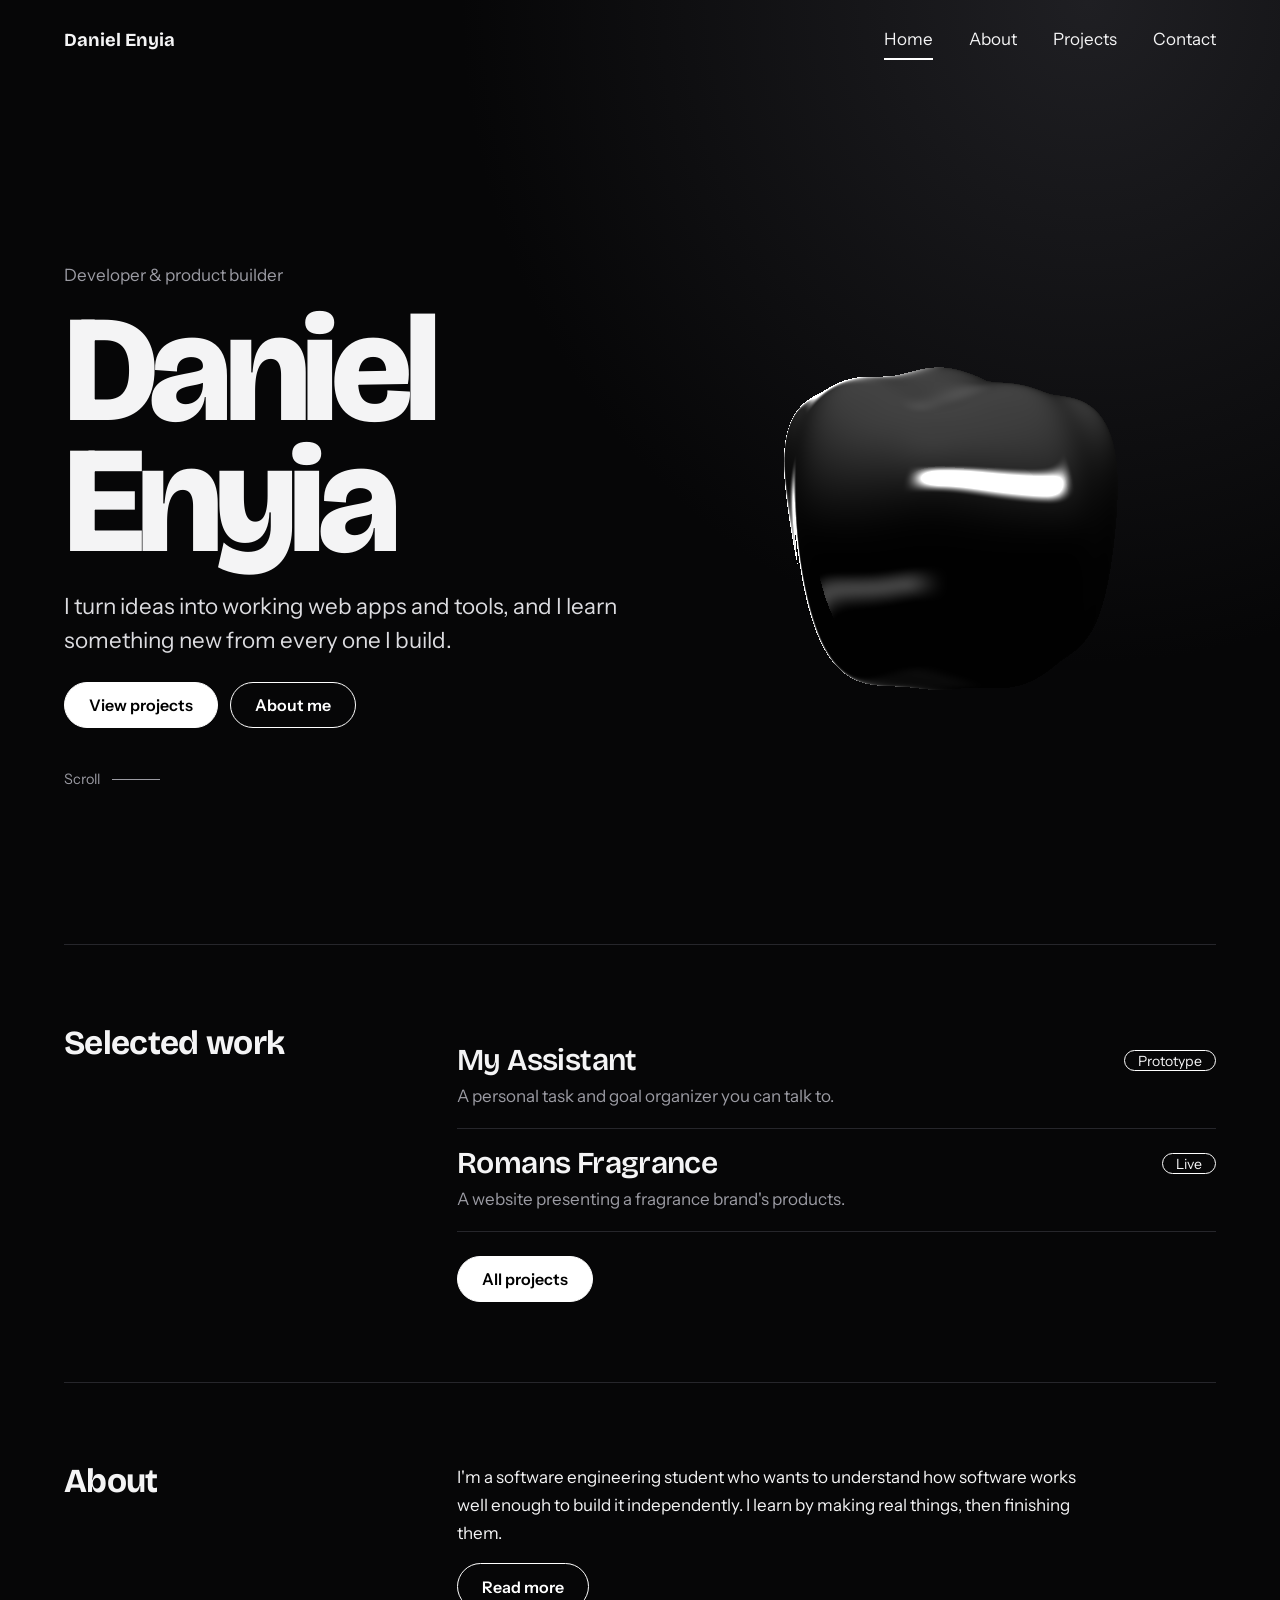
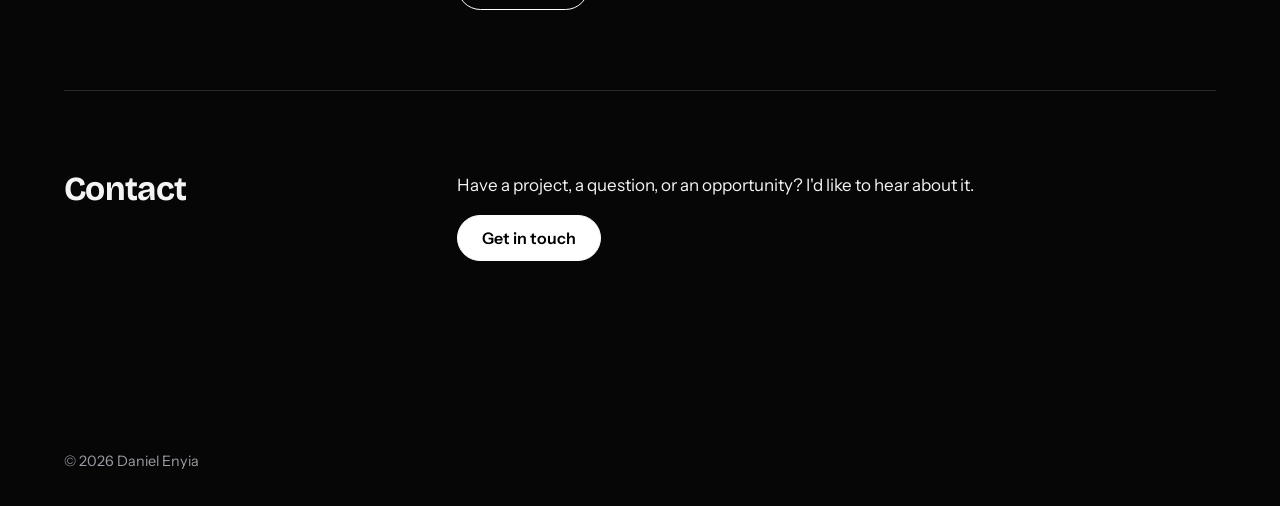
<file: index.html>
<!doctype html>
<html lang="en">
<head>
<meta charset="utf-8">
<meta name="viewport" content="width=device-width, initial-scale=1">
<title>Daniel Enyia | Developer & Product Builder</title>
<meta name="description" content="Daniel Enyia is a developer and product builder in Nigeria. Explore his projects, background, and contact details.">
<link rel="canonical" href="https://daniel-enyia.tech/">
<meta property="og:title" content="Daniel Enyia | Developer & Product Builder">
<meta property="og:description" content="Daniel Enyia is a developer and product builder in Nigeria. Explore his projects, background, and contact details.">
<meta property="og:type" content="website">
<meta property="og:url" content="https://daniel-enyia.tech/">
<meta name="twitter:card" content="summary">
<meta name="theme-color" content="#060607">
<link rel="icon" href="data:image/svg+xml,%3Csvg xmlns='http://www.w3.org/2000/svg' viewBox='0 0 100 100'%3E%3Crect width='100' height='100' rx='20' fill='%23060607'/%3E%3Ctext x='50' y='70' font-size='62' text-anchor='middle' fill='white' font-family='sans-serif' font-weight='800'%3ED%3C/text%3E%3C/svg%3E">
<link rel="preconnect" href="https://fonts.googleapis.com">
<link rel="preconnect" href="https://fonts.gstatic.com" crossorigin>
<link rel="stylesheet" href="https://fonts.googleapis.com/css2?family=Bricolage+Grotesque:opsz,wdth,wght@12..96,75..100,200..800&family=Instrument+Sans:wght@400;600&display=swap">
<link rel="stylesheet" href="style.css">
<script src="app.js" defer></script>
</head>
<body>
<a class="skip" href="#main">Skip to content</a>
<header>
  <a class="logo" href="index.html">Daniel Enyia</a>
  <button id="menu" type="button" aria-expanded="false" aria-controls="nav">Menu</button>
  <nav id="nav" aria-label="Main">
    <a href="index.html" aria-current="page">Home</a><a href="about.html">About</a><a href="projects.html">Projects</a><a href="contact.html">Contact</a>
  </nav>
</header>
<main id="main">
  <section class="hero" aria-labelledby="h">
    <div class="stage" aria-hidden="true"><canvas id="gl"></canvas></div>
    <div>
      <p class="mut">Developer &amp; product builder</p>
      <h1 id="h">Daniel Enyia</h1>
      <p class="lead">I turn ideas into working web apps and tools, and I learn something new from every one I build.</p>
      <div class="row"><a class="btn main" href="projects.html">View projects</a><a class="btn" href="about.html">About me</a></div>
      <a class="cue" href="#selected">Scroll</a>
    </div>
  </section>
  <section class="band" id="selected" aria-labelledby="sel">
    <h2 id="sel">Selected work</h2>
    <div>
      <ul class="plist">
        <li><a href="projects.html#my-assistant"><strong>My Assistant</strong><span class="tag">Prototype</span><span class="mut">A personal task and goal organizer you can talk to.</span></a></li>
        <li><a href="projects.html#romans-fragrance"><strong>Romans Fragrance</strong><span class="tag">Live</span><span class="mut">A website presenting a fragrance brand's products.</span></a></li>
      </ul>
      <a class="btn main" href="projects.html">All projects</a>
    </div>
  </section>
  <section class="band" aria-labelledby="ab">
    <h2 id="ab">About</h2>
    <div>
      <p>I'm a software engineering student who wants to understand how software works well enough to build it independently. I learn by making real things, then finishing them.</p>
      <a class="btn" href="about.html">Read more</a>
    </div>
  </section>
  <section class="band" aria-labelledby="ct">
    <h2 id="ct">Contact</h2>
    <div>
      <p>Have a project, a question, or an opportunity? I'd like to hear about it.</p>
      <a class="btn main" href="contact.html">Get in touch</a>
    </div>
  </section>
</main>
<footer>&copy; 2026 Daniel Enyia</footer>
</body>
</html>
</file>
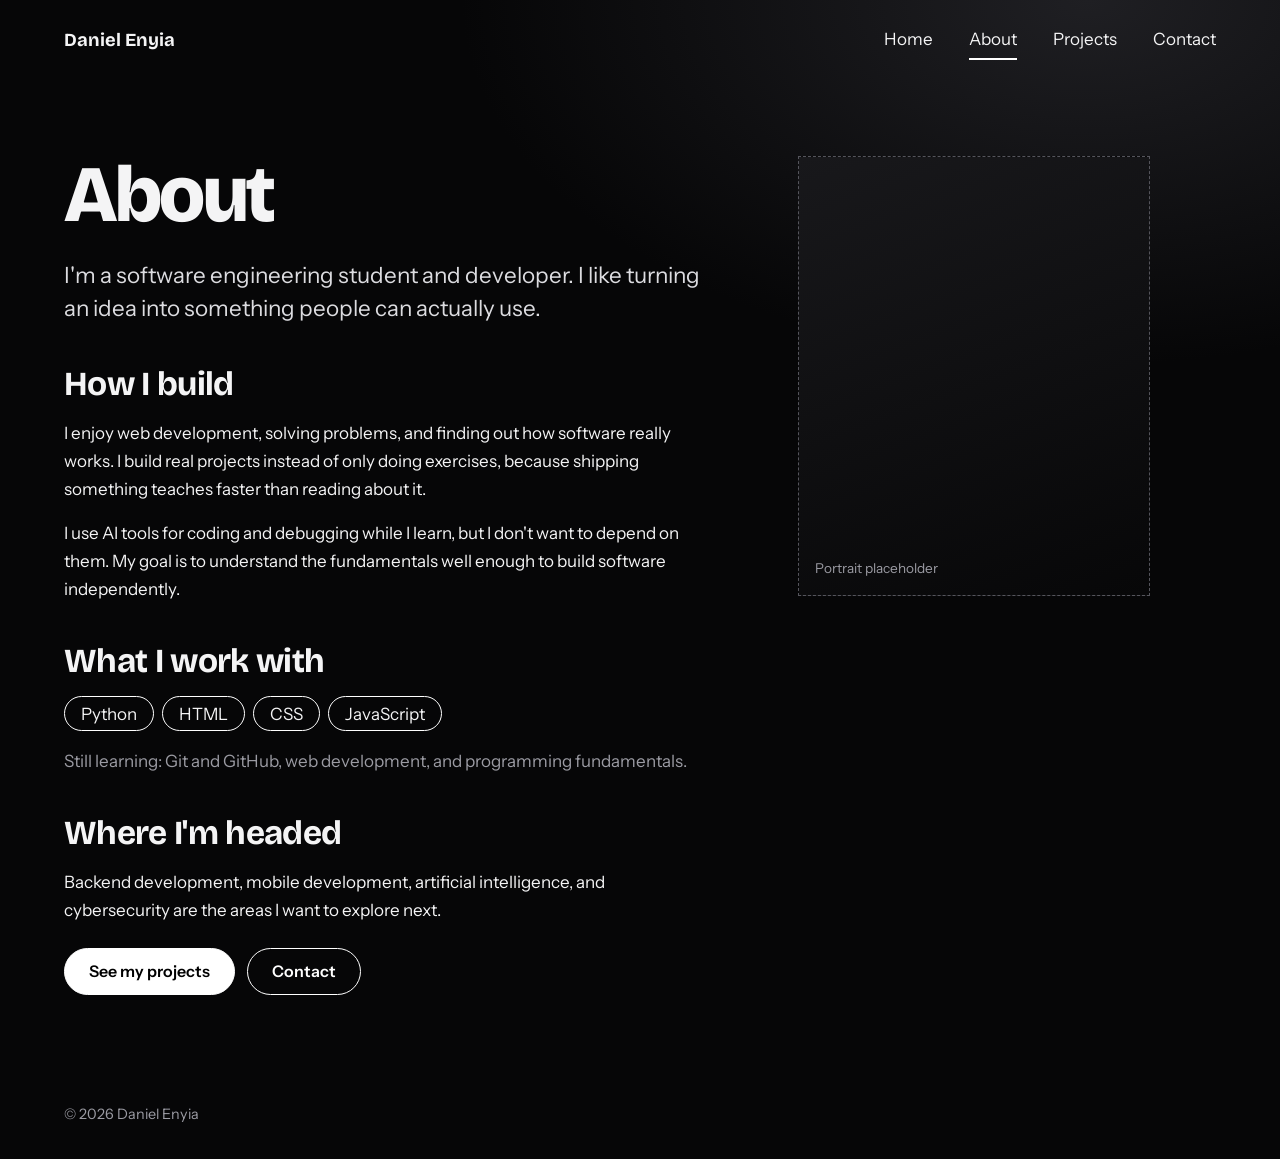
<file: about.html>
<!doctype html>
<html lang="en">
<head>
<meta charset="utf-8">
<meta name="viewport" content="width=device-width, initial-scale=1">
<title>About | Daniel Enyia</title>
<meta name="description" content="How Daniel Enyia learns and builds software: real projects, strong fundamentals, and a focus on finishing things.">
<link rel="canonical" href="https://daniel-enyia.tech/about.html">
<meta property="og:title" content="About | Daniel Enyia">
<meta property="og:description" content="How Daniel Enyia learns and builds software: real projects, strong fundamentals, and a focus on finishing things.">
<meta property="og:type" content="website">
<meta property="og:url" content="https://daniel-enyia.tech/about.html">
<meta name="twitter:card" content="summary">
<meta name="theme-color" content="#060607">
<link rel="icon" href="data:image/svg+xml,%3Csvg xmlns='http://www.w3.org/2000/svg' viewBox='0 0 100 100'%3E%3Crect width='100' height='100' rx='20' fill='%23060607'/%3E%3Ctext x='50' y='70' font-size='62' text-anchor='middle' fill='white' font-family='sans-serif' font-weight='800'%3ED%3C/text%3E%3C/svg%3E">
<link rel="preconnect" href="https://fonts.googleapis.com">
<link rel="preconnect" href="https://fonts.gstatic.com" crossorigin>
<link rel="stylesheet" href="https://fonts.googleapis.com/css2?family=Bricolage+Grotesque:opsz,wdth,wght@12..96,75..100,200..800&family=Instrument+Sans:wght@400;600&display=swap">
<link rel="stylesheet" href="style.css">
<script src="app.js" defer></script>
</head>
<body>
<a class="skip" href="#main">Skip to content</a>
<header>
  <a class="logo" href="index.html">Daniel Enyia</a>
  <button id="menu" type="button" aria-expanded="false" aria-controls="nav">Menu</button>
  <nav id="nav" aria-label="Main">
    <a href="index.html">Home</a><a href="about.html" aria-current="page">About</a><a href="projects.html">Projects</a><a href="contact.html">Contact</a>
  </nav>
</header>
<main id="main">
  <div class="about">
    <div>
      <h1>About</h1>
      <p class="lead">I'm a software engineering student and developer. I like turning an idea into something people can actually use.</p>
      <h2>How I build</h2>
      <p>I enjoy web development, solving problems, and finding out how software really works. I build real projects instead of only doing exercises, because shipping something teaches faster than reading about it.</p>
      <p>I use AI tools for coding and debugging while I learn, but I don't want to depend on them. My goal is to understand the fundamentals well enough to build software independently.</p>
      <h2>What I work with</h2>
      <ul class="chips"><li>Python</li><li>HTML</li><li>CSS</li><li>JavaScript</li></ul>
      <p class="mut" style="margin-top:1rem">Still learning: Git and GitHub, web development, and programming fundamentals.</p>
      <h2>Where I'm headed</h2>
      <p>Backend development, mobile development, artificial intelligence, and cybersecurity are the areas I want to explore next.</p>
      <div class="row"><a class="btn main" href="projects.html">See my projects</a><a class="btn" href="contact.html">Contact</a></div>
    </div>
    <div class="photo" role="img" aria-label="Portrait placeholder. A photo will be added later.">Portrait placeholder</div>
  </div>
</main>
<footer>&copy; 2026 Daniel Enyia</footer>
</body>
</html>
</file>
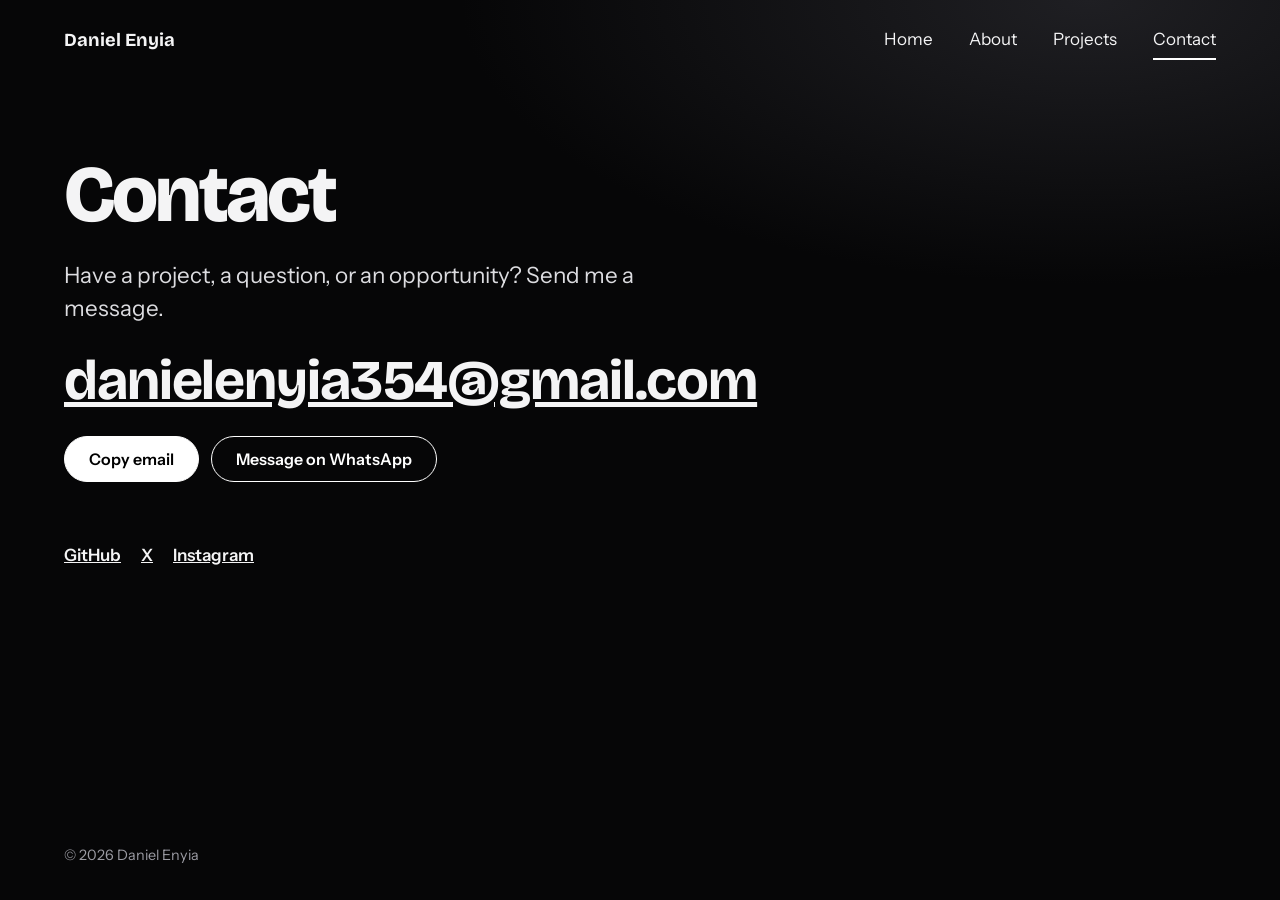
<file: contact.html>
<!doctype html>
<html lang="en">
<head>
<meta charset="utf-8">
<meta name="viewport" content="width=device-width, initial-scale=1">
<title>Contact | Daniel Enyia</title>
<meta name="description" content="Contact Daniel Enyia by email, WhatsApp, GitHub, X, or Instagram.">
<link rel="canonical" href="https://daniel-enyia.tech/contact.html">
<meta property="og:title" content="Contact | Daniel Enyia">
<meta property="og:description" content="Contact Daniel Enyia by email, WhatsApp, GitHub, X, or Instagram.">
<meta property="og:type" content="website">
<meta property="og:url" content="https://daniel-enyia.tech/contact.html">
<meta name="twitter:card" content="summary">
<meta name="theme-color" content="#060607">
<link rel="icon" href="data:image/svg+xml,%3Csvg xmlns='http://www.w3.org/2000/svg' viewBox='0 0 100 100'%3E%3Crect width='100' height='100' rx='20' fill='%23060607'/%3E%3Ctext x='50' y='70' font-size='62' text-anchor='middle' fill='white' font-family='sans-serif' font-weight='800'%3ED%3C/text%3E%3C/svg%3E">
<link rel="preconnect" href="https://fonts.googleapis.com">
<link rel="preconnect" href="https://fonts.gstatic.com" crossorigin>
<link rel="stylesheet" href="https://fonts.googleapis.com/css2?family=Bricolage+Grotesque:opsz,wdth,wght@12..96,75..100,200..800&family=Instrument+Sans:wght@400;600&display=swap">
<link rel="stylesheet" href="style.css">
<script src="app.js" defer></script>
</head>
<body>
<a class="skip" href="#main">Skip to content</a>
<header>
  <a class="logo" href="index.html">Daniel Enyia</a>
  <button id="menu" type="button" aria-expanded="false" aria-controls="nav">Menu</button>
  <nav id="nav" aria-label="Main">
    <a href="index.html">Home</a><a href="about.html">About</a><a href="projects.html">Projects</a><a href="contact.html" aria-current="page">Contact</a>
  </nav>
</header>
<main id="main">
  <h1>Contact</h1>
  <p class="lead">Have a project, a question, or an opportunity? Send me a message.</p>
  <a class="mail" id="mail" href="mailto:danielenyia354@gmail.com">danielenyia354@gmail.com</a>
  <div class="row"><button class="btn main" id="copy" type="button">Copy email</button><a class="btn" href="https://wa.me/2348136967199" rel="noopener">Message on WhatsApp</a></div>
  <p id="status" role="status" aria-live="polite" class="mut" style="min-height:1.6em;margin-top:1rem"></p>
  <div class="links"><a href="https://github.com/tech-guyyyy" rel="noopener">GitHub</a><a href="https://x.com/Daniel_enyia" rel="noopener">X</a><a href="https://www.instagram.com/Daniel_enyia/" rel="noopener">Instagram</a></div>
</main>
<footer>&copy; 2026 Daniel Enyia</footer>
</body>
</html>
</file>
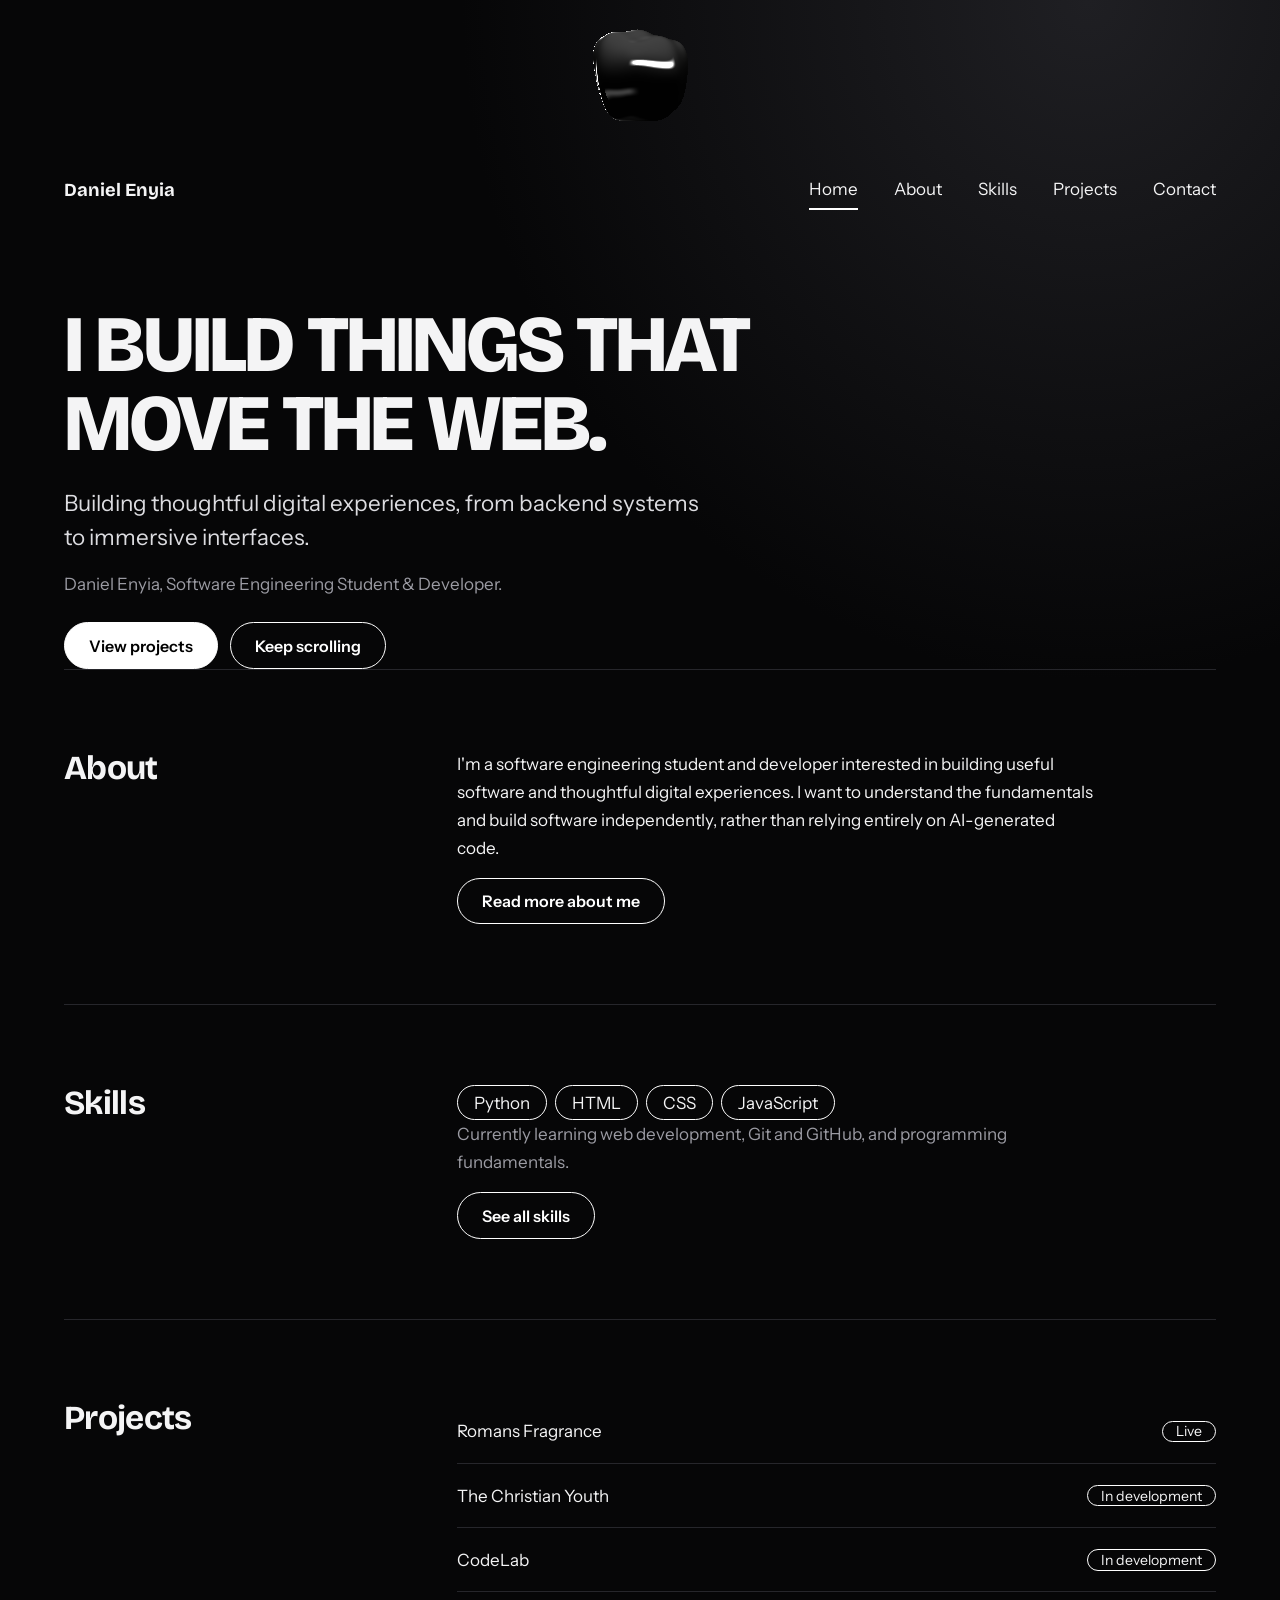
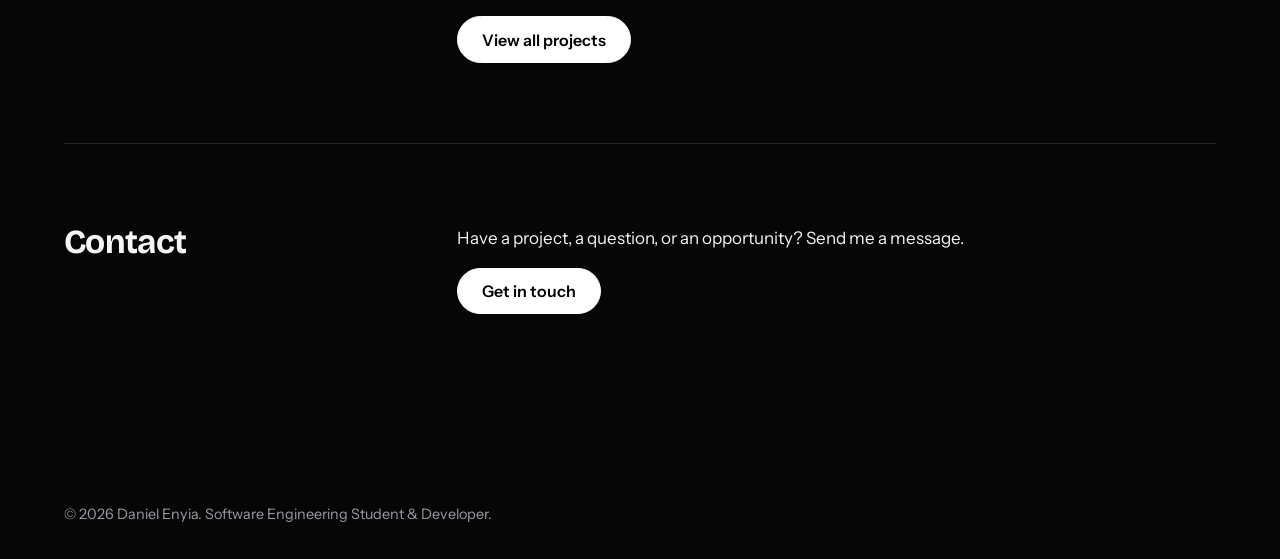
<file: h.html>
<!doctype html>
<html lang="en">
<head>
<meta charset="utf-8">
<meta name="viewport" content="width=device-width, initial-scale=1">
<title>Daniel Enyia | Software Engineering Student & Developer</title>
<meta name="description" content="Portfolio of Daniel Enyia, a software engineering student and developer in Nigeria building thoughtful digital experiences.">
<meta property="og:title" content="Daniel Enyia | Software Engineering Student & Developer">
<meta property="og:description" content="Portfolio of Daniel Enyia, a software engineering student and developer in Nigeria building thoughtful digital experiences.">
<meta property="og:type" content="website">
<meta name="theme-color" content="#070708">
<link rel="preconnect" href="https://fonts.googleapis.com">
<link rel="preconnect" href="https://fonts.gstatic.com" crossorigin>
<link rel="stylesheet" href="https://fonts.googleapis.com/css2?family=Bricolage+Grotesque:opsz,wdth,wght@12..96,75..100,200..800&family=Instrument+Sans:wght@400;600&display=swap">
<link rel="stylesheet" href="style.css">
<script src="app.js" defer></script>
</head>
<body data-i=".6">
<canvas id="gl" aria-hidden="true"></canvas><div class="veil" aria-hidden="true"></div>
<a class="skip" href="#main">Skip to content</a>
<header>
  <a class="logo" href="index.html">Daniel Enyia</a>
  <button id="menu" type="button" aria-expanded="false" aria-controls="nav">Menu</button>
  <nav id="nav" aria-label="Main">
    <a href="index.html" aria-current="page">Home</a><a href="about.html">About</a><a href="skills.html">Skills</a><a href="projects.html">Projects</a><a href="contact.html">Contact</a>
  </nav>
</header>
<main id="main">
  <section class="home" aria-labelledby="hero-h">
    <h1 id="hero-h">I BUILD THINGS THAT MOVE THE WEB.</h1>
    <p class="lead">Building thoughtful digital experiences, from backend systems to immersive interfaces.</p>
    <p class="mut">Daniel Enyia, Software Engineering Student &amp; Developer.</p>
    <div class="row"><a class="btn main" href="projects.html">View projects</a><a class="btn" href="#about-preview">Keep scrolling</a></div>
  </section>

  <section class="band" id="about-preview" aria-labelledby="ab-h">
    <h2 id="ab-h">About</h2>
    <div>
      <p>I'm a software engineering student and developer interested in building useful software and thoughtful digital experiences. I want to understand the fundamentals and build software independently, rather than relying entirely on AI-generated code.</p>
      <a class="btn" href="about.html">Read more about me</a>
    </div>
  </section>

  <section class="band" id="skills-preview" aria-labelledby="sk-h">
    <h2 id="sk-h">Skills</h2>
    <div>
      <ul class="chips"><li>Python</li><li>HTML</li><li>CSS</li><li>JavaScript</li></ul>
      <p class="mut">Currently learning web development, Git and GitHub, and programming fundamentals.</p>
      <a class="btn" href="skills.html">See all skills</a>
    </div>
  </section>

  <section class="band" id="projects-preview" aria-labelledby="pr-h">
    <h2 id="pr-h">Projects</h2>
    <div>
      <ul class="plist">
        <li><a href="projects.html"><span>Romans Fragrance</span><span class="tag">Live</span></a></li>
        <li><a href="projects.html"><span>The Christian Youth</span><span class="tag">In development</span></a></li>
        <li><a href="projects.html"><span>CodeLab</span><span class="tag">In development</span></a></li>
      </ul>
      <a class="btn main" href="projects.html">View all projects</a>
    </div>
  </section>

  <section class="band" id="contact-preview" aria-labelledby="ct-h">
    <h2 id="ct-h">Contact</h2>
    <div>
      <p>Have a project, a question, or an opportunity? Send me a message.</p>
      <a class="btn main" href="contact.html">Get in touch</a>
    </div>
  </section>
</main>
<footer>&copy; <span id="yr">2026</span> Daniel Enyia. Software Engineering Student &amp; Developer.</footer>
</body>
</html>
</file>
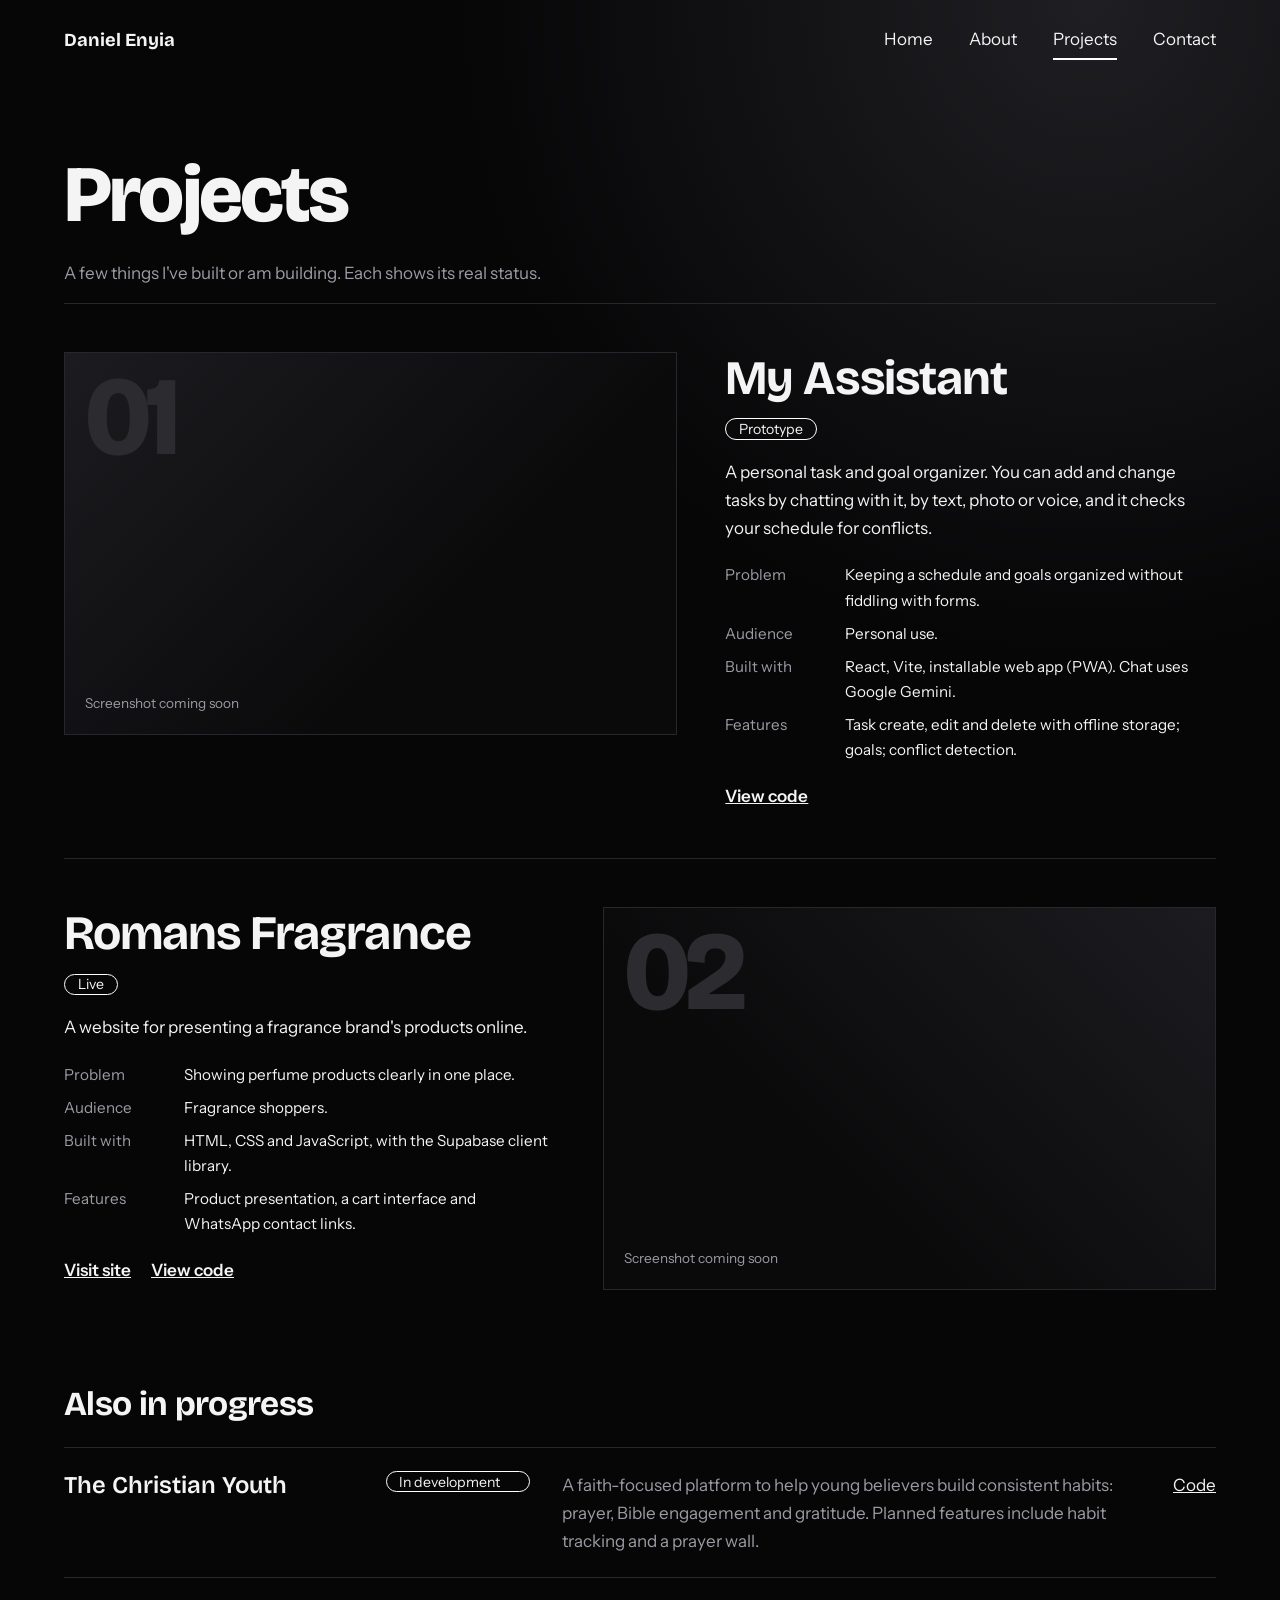
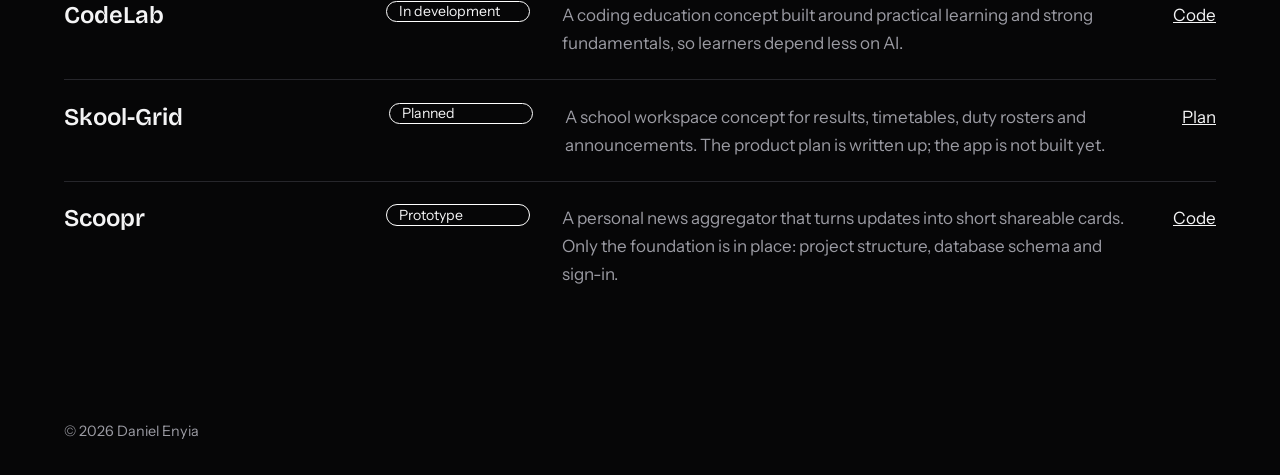
<file: projects.html>
<!doctype html>
<html lang="en">
<head>
<meta charset="utf-8">
<meta name="viewport" content="width=device-width, initial-scale=1">
<title>Projects | Daniel Enyia</title>
<meta name="description" content="Projects by Daniel Enyia: My Assistant, Romans Fragrance, and other work in progress, each with its real status.">
<link rel="canonical" href="https://daniel-enyia.tech/projects.html">
<meta property="og:title" content="Projects | Daniel Enyia">
<meta property="og:description" content="Projects by Daniel Enyia: My Assistant, Romans Fragrance, and other work in progress, each with its real status.">
<meta property="og:type" content="website">
<meta property="og:url" content="https://daniel-enyia.tech/projects.html">
<meta name="twitter:card" content="summary">
<meta name="theme-color" content="#060607">
<link rel="icon" href="data:image/svg+xml,%3Csvg xmlns='http://www.w3.org/2000/svg' viewBox='0 0 100 100'%3E%3Crect width='100' height='100' rx='20' fill='%23060607'/%3E%3Ctext x='50' y='70' font-size='62' text-anchor='middle' fill='white' font-family='sans-serif' font-weight='800'%3ED%3C/text%3E%3C/svg%3E">
<link rel="preconnect" href="https://fonts.googleapis.com">
<link rel="preconnect" href="https://fonts.gstatic.com" crossorigin>
<link rel="stylesheet" href="https://fonts.googleapis.com/css2?family=Bricolage+Grotesque:opsz,wdth,wght@12..96,75..100,200..800&family=Instrument+Sans:wght@400;600&display=swap">
<link rel="stylesheet" href="style.css">
<script src="app.js" defer></script>
</head>
<body>
<a class="skip" href="#main">Skip to content</a>
<header>
  <a class="logo" href="index.html">Daniel Enyia</a>
  <button id="menu" type="button" aria-expanded="false" aria-controls="nav">Menu</button>
  <nav id="nav" aria-label="Main">
    <a href="index.html">Home</a><a href="about.html">About</a><a href="projects.html" aria-current="page">Projects</a><a href="contact.html">Contact</a>
  </nav>
</header>
<main id="main">
  <h1>Projects</h1>
  <p class="mut">A few things I've built or am building. Each shows its real status.</p>

  <article class="feat" id="my-assistant" aria-labelledby="t1">
    <div class="shot" role="img" aria-label="Screenshot placeholder for My Assistant"><b>01</b><span>Screenshot coming soon</span></div>
    <div>
      <h2 id="t1">My Assistant</h2><span class="tag">Prototype</span>
      <p style="margin-top:1rem">A personal task and goal organizer. You can add and change tasks by chatting with it, by text, photo or voice, and it checks your schedule for conflicts.</p>
      <dl>
        <dt>Problem</dt><dd>Keeping a schedule and goals organized without fiddling with forms.</dd>
        <dt>Audience</dt><dd>Personal use.</dd>
        <dt>Built with</dt><dd>React, Vite, installable web app (PWA). Chat uses Google Gemini.</dd>
        <dt>Features</dt><dd>Task create, edit and delete with offline storage; goals; conflict detection.</dd>
      </dl>
      <div class="links"><a href="https://github.com/tech-guyyyy/MY-ASSISTANT-" rel="noopener">View code</a></div>
    </div>
  </article>

  <article class="feat alt" id="romans-fragrance" aria-labelledby="t2">
    <div class="shot" role="img" aria-label="Screenshot placeholder for Romans Fragrance"><b>02</b><span>Screenshot coming soon</span></div>
    <div>
      <h2 id="t2">Romans Fragrance</h2><span class="tag">Live</span>
      <p style="margin-top:1rem">A website for presenting a fragrance brand's products online.</p>
      <dl>
        <dt>Problem</dt><dd>Showing perfume products clearly in one place.</dd>
        <dt>Audience</dt><dd>Fragrance shoppers.</dd>
        <dt>Built with</dt><dd>HTML, CSS and JavaScript, with the Supabase client library.</dd>
        <dt>Features</dt><dd>Product presentation, a cart interface and WhatsApp contact links.</dd>
      </dl>
      <div class="links"><a href="https://romans-fragrance.vercel.app/" rel="noopener">Visit site</a><a href="https://github.com/tech-guyyyy/Romans_Fragrance" rel="noopener">View code</a></div>
    </div>
  </article>

  <h2 style="margin-top:3rem">Also in progress</h2>
  <ul class="also">
    <li><h3>The Christian Youth</h3><span class="tag">In development</span><p class="mut">A faith-focused platform to help young believers build consistent habits: prayer, Bible engagement and gratitude. Planned features include habit tracking and a prayer wall.</p><a href="https://github.com/THE-CHRISTIAN-YOUTH/THE-CHRISTIAN-YOUTH" rel="noopener">Code</a></li>
    <li><h3>CodeLab</h3><span class="tag">In development</span><p class="mut">A coding education concept built around practical learning and strong fundamentals, so learners depend less on AI.</p><a href="https://github.com/tech-guyyyy/CodeLab" rel="noopener">Code</a></li>
    <li><h3>Skool-Grid</h3><span class="tag">Planned</span><p class="mut">A school workspace concept for results, timetables, duty rosters and announcements. The product plan is written up; the app is not built yet.</p><a href="https://github.com/tech-guyyyy/Skool-Grid" rel="noopener">Plan</a></li>
    <li><h3>Scoopr</h3><span class="tag">Prototype</span><p class="mut">A personal news aggregator that turns updates into short shareable cards. Only the foundation is in place: project structure, database schema and sign-in.</p><a href="https://github.com/tech-guyyyy/Scoopr" rel="noopener">Code</a></li>
  </ul>
</main>
<footer>&copy; 2026 Daniel Enyia</footer>
</body>
</html>
</file>
<file: style.css>
:root{--bg:#060607;--fg:#f4f4f5;--mut:#9b9ba3;--line:#26262b;--d:"Bricolage Grotesque",Impact,"Arial Narrow",sans-serif;--b:"Instrument Sans",system-ui,-apple-system,"Segoe UI",sans-serif;--p:clamp(1.25rem,5vw,4rem)}
@view-transition{navigation:auto}
*{box-sizing:border-box}
html{scroll-behavior:smooth}
body{margin:0;min-height:100svh;display:flex;flex-direction:column;color:var(--fg);font:400 1.0625rem/1.65 var(--b);-webkit-font-smoothing:antialiased;background:radial-gradient(ellipse 70% 45% at 85% 0,#1f1f23,transparent 70%),var(--bg)}
a{color:inherit}
:focus-visible{outline:3px solid #fff;outline-offset:3px;border-radius:3px}
.skip{position:absolute;left:1rem;top:-4rem;background:#fff;color:#000;padding:.6rem 1rem;z-index:10}
.skip:focus{top:1rem}
header,main,footer{width:100%;max-width:80rem;margin-inline:auto;padding-inline:var(--p)}
header{display:flex;justify-content:space-between;align-items:center;padding-block:1.25rem;gap:1rem;position:relative}
.logo{font:700 1.15rem var(--d);text-decoration:none}
nav{display:flex;gap:clamp(1rem,3vw,2.25rem)}
nav a{text-decoration:none;padding:.3rem 0;border-bottom:2px solid transparent;transition:border-color .2s}
nav a:hover{border-bottom-color:var(--mut)}
nav a[aria-current="page"]{border-bottom-color:#fff}
#menu{display:none;font:inherit;color:inherit;background:none;border:1.5px solid #fff;border-radius:2rem;padding:.35rem 1rem;min-height:2.75rem;cursor:pointer}
@media(max-width:40rem){
 .js #menu{display:block}
 .js nav{display:none;position:absolute;top:100%;left:var(--p);right:var(--p);flex-direction:column;gap:.25rem;background:#0b0b0d;border:1px solid var(--line);padding:.75rem 1.25rem;z-index:5}
 .js nav.open{display:flex}
 nav a{padding:.6rem 0}
}
main{flex:1;padding-block:clamp(2rem,6vw,5rem)}
h1{font:800 clamp(2.4rem,7vw,5rem)/.98 var(--d);letter-spacing:-.035em;margin:0 0 1.5rem;text-wrap:balance}
h2{font:700 clamp(1.4rem,3vw,2.1rem)/1.1 var(--d);letter-spacing:-.02em;margin:0 0 1rem}
p{max-width:40rem;margin:0 0 1rem}
.mut{color:var(--mut)}
.row{display:flex;flex-wrap:wrap;gap:.75rem;margin-top:1.5rem}
.btn{display:inline-flex;align-items:center;min-height:2.9rem;padding:.6rem 1.5rem;border:1.5px solid #fff;border-radius:3rem;text-decoration:none;font:600 1rem var(--b);background:none;color:#fff;cursor:pointer;transition:background .2s}
.btn:hover{background:rgba(255,255,255,.14)}
.btn.main{background:#fff;color:#000}
.btn.main:hover{background:#cfcfd4}
.tag{display:inline-block;border:1px solid #fff;border-radius:2rem;padding:.05rem .8rem;font:400 .88rem var(--b);white-space:nowrap}
/* home hero */
.hero{display:grid;gap:1rem 2rem;align-items:center;min-height:calc(100svh - 7rem);padding-bottom:3rem}
.hero h1{font-size:clamp(3.4rem,12vw,9.5rem);line-height:.86;letter-spacing:-.05em}
.lead{font-size:clamp(1.1rem,2.2vw,1.4rem);line-height:1.5;color:#dcdce0}
.stage{position:relative;aspect-ratio:1;width:min(72%,20rem);margin-inline:auto}
.stage canvas{position:absolute;inset:0;width:100%;height:100%}
.nogl .stage canvas{display:none}
.nogl .stage::before{content:"";position:absolute;inset:8%;border-radius:50%;background:radial-gradient(circle at 35% 30%,#fff,#a4a4ac 14%,#2b2b31 52%,#0a0a0b 80%)}
@media(min-width:56rem){.hero{grid-template-columns:1.1fr 1fr}.stage{order:2;width:min(100%,36rem)}}
.cue{display:inline-flex;align-items:center;gap:.75rem;margin-top:2.5rem;color:var(--mut);font-size:.9rem;text-decoration:none}
.cue::after{content:"";width:3rem;height:1px;background:currentColor}
.cue:hover{color:#fff}
/* sections */
.band{display:grid;gap:1rem 3rem;padding-block:clamp(2.5rem,7vw,5rem);border-top:1px solid var(--line);scroll-margin-top:1rem}
.band h2{margin:0}
@media(min-width:52rem){.band{grid-template-columns:1fr 2.2fr}}
.plist{list-style:none;margin:0 0 1.5rem;padding:0}
.plist li{border-bottom:1px solid var(--line)}
.plist a{display:grid;gap:.25rem 1rem;padding:1.1rem 0;text-decoration:none;transition:padding-left .2s}
.plist a:hover,.plist a:focus-visible{padding-left:.75rem}
.plist strong{font:600 clamp(1.3rem,3vw,1.9rem)/1.15 var(--d);letter-spacing:-.02em}
@media(min-width:40rem){.plist a{grid-template-columns:1fr auto;align-items:center}.plist span.mut{grid-column:1}}
/* projects */
.feat{display:grid;gap:1.5rem 3rem;padding-block:3rem;border-top:1px solid var(--line)}
@media(min-width:56rem){.feat{grid-template-columns:1.25fr 1fr;align-items:start}.feat.alt{grid-template-columns:1fr 1.25fr}.feat.alt .shot{order:2}}
.shot{aspect-ratio:16/10;border:1px solid var(--line);padding:1.25rem;display:flex;flex-direction:column;justify-content:space-between;background:linear-gradient(135deg,#1c1c20,#0a0a0b 65%)}
.alt .shot{background:linear-gradient(225deg,#1c1c20,#0a0a0b 65%)}
.shot b{font:800 clamp(3rem,10vw,7rem)/.8 var(--d);letter-spacing:-.05em;color:#2b2b30}
.shot span{color:var(--mut);font-size:.85rem}
.feat h2{font-size:clamp(1.8rem,4vw,3rem);margin-bottom:.6rem}
dl{display:grid;grid-template-columns:6.5rem 1fr;gap:.5rem 1rem;margin:1.25rem 0;font-size:.95rem}
dt{color:var(--mut)}dd{margin:0}
.links{display:flex;flex-wrap:wrap;gap:1.25rem}
.links a{font-weight:600}
.also{list-style:none;margin:1.5rem 0 0;padding:0}
.also li{display:grid;gap:.4rem 2rem;padding:1.4rem 0;border-top:1px solid var(--line)}
.also h3{font:600 1.5rem var(--d);margin:0}
.also p{margin:0}
@media(min-width:52rem){.also li{grid-template-columns:1fr 9rem 2fr auto;align-items:start}}
/* about */
.about{display:grid;gap:2.5rem 4rem}
@media(min-width:56rem){.about{grid-template-columns:1.6fr 1fr}}
.photo{aspect-ratio:4/5;max-width:22rem;border:1px dashed #55555c;display:grid;place-items:end start;padding:1rem;color:var(--mut);font-size:.85rem;background:linear-gradient(160deg,#18181b,#070708)}
.about h2{margin-top:2.5rem}
.chips{list-style:none;margin:0;padding:0;display:flex;flex-wrap:wrap;gap:.5rem}
.chips li{border:1px solid #fff;border-radius:2rem;padding:.15rem 1rem}
/* contact */
.mail{font:700 clamp(1.4rem,5.2vw,3.5rem)/1.1 var(--d);letter-spacing:-.02em;overflow-wrap:anywhere;display:block;margin:1.5rem 0}
footer{padding-block:2rem;color:var(--mut);font-size:.9rem}
@media(prefers-reduced-motion:reduce){html{scroll-behavior:auto}@view-transition{navigation:none}*{transition:none!important}}
</file>
